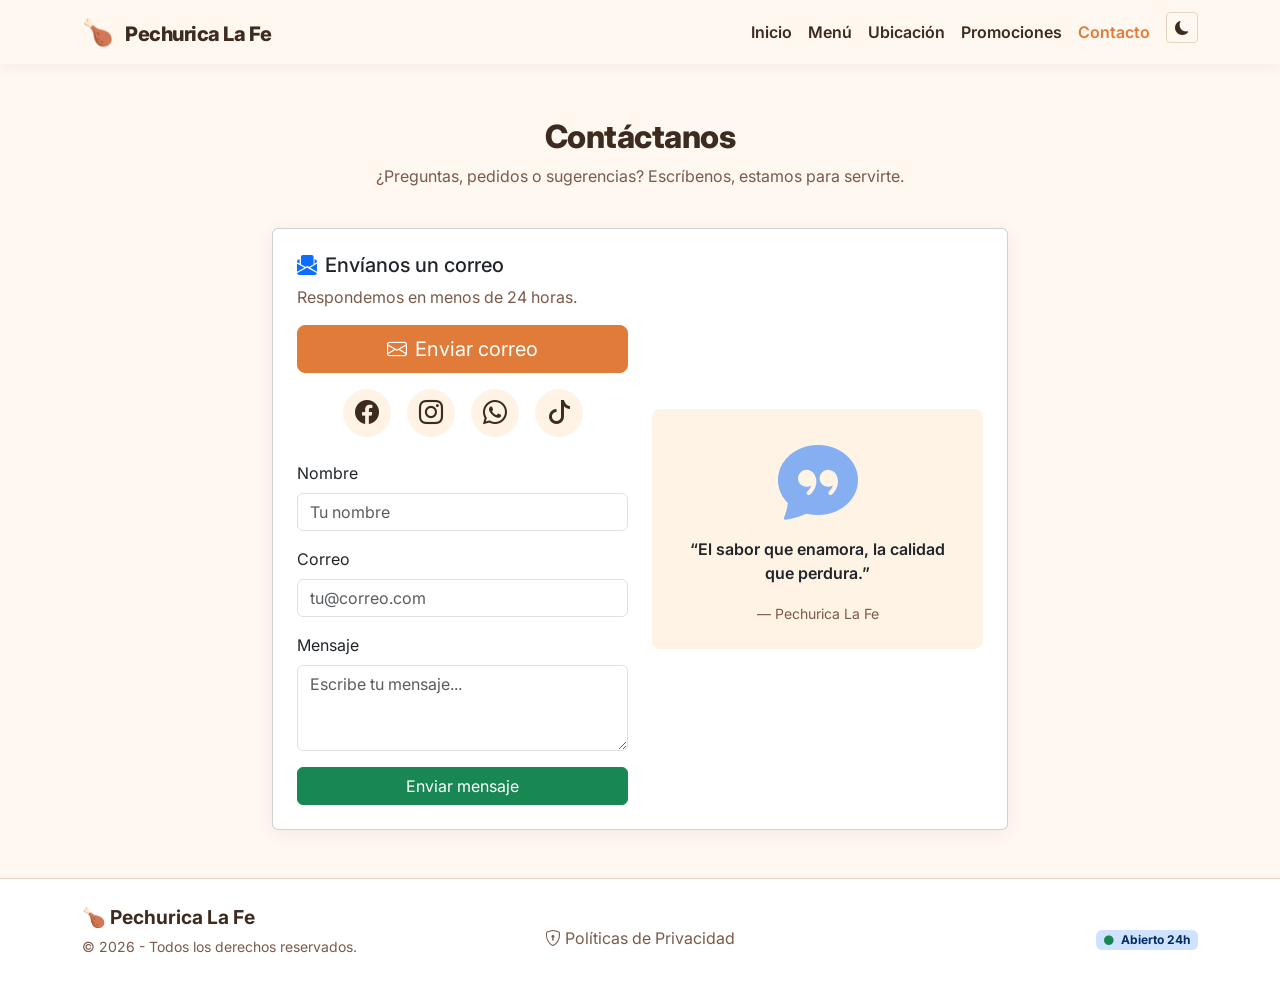
<file: contacto.html>
<!DOCTYPE html>
<html lang="es">
<head>
    <meta charset="UTF-8">
    <meta name="viewport" content="width=device-width, initial-scale=1.0">
    <meta name="description" content="Contacta con Pechurica La Fe por teléfono, correo o redes sociales.">
    <meta name="keywords" content="contacto, teléfono, email, redes sociales, Pechurica La Fe">
    <meta name="author" content="Pechurica La Fe">
    <link rel="icon" type="image/png" href="data:image/svg+xml,<svg xmlns='http://www.w3.org/2000/svg' viewBox='0 0 100 100'><text y='.9em' font-size='90'>🍗</text></svg>">
    <title>Pechurica La Fe - Contacto</title>
    <meta property="og:title" content="Pechurica La Fe - Contacto">
    <meta property="og:description" content="Contacta con Pechurica La Fe por teléfono, correo o redes sociales.">
    <meta property="og:image" content="https://encrypted-tbn0.gstatic.com/images?q=tbn:ANd9GcTSdgOxDTnvf4SN_ehoNzpgIWKS1fYFSvLu2y1eiVcxVg&s=10">
    <meta name="twitter:card" content="summary_large_image">
    <link rel="manifest" href="site.webmanifest">
    <link rel="icon" href="favicon.ico" type="image/x-icon">
    <link rel="preconnect" href="https://fonts.googleapis.com">
    <link rel="preconnect" href="https://fonts.gstatic.com" crossorigin>
    <link href="https://fonts.googleapis.com/css2?family=Inter:opsz,wght@14..32,400;14..32,600;14..32,700;14..32,800&display=swap" rel="stylesheet">
    <link href="https://cdn.jsdelivr.net/npm/bootstrap@5.3.2/dist/css/bootstrap.min.css" rel="stylesheet">
    <link rel="stylesheet" href="https://cdn.jsdelivr.net/npm/bootstrap-icons@1.11.3/font/bootstrap-icons.min.css">
    <link rel="stylesheet" href="css/style.css">
    <link rel="stylesheet" href="css/contacto.css">
</head>
<body>
    <!-- NAVBAR (igual) -->
    <nav class="navbar navbar-expand-lg fixed-top" id="mainNav">
        <div class="container">
            <a class="navbar-brand" href="index.html">
                <span class="brand-icon">🍗</span>
                <span class="brand-text">Pechurica La Fe</span>
            </a>
            <button class="navbar-toggler" type="button" data-bs-toggle="collapse" data-bs-target="#navbarContent" aria-controls="navbarContent" aria-expanded="false" aria-label="Toggle navigation">
                <span class="navbar-toggler-icon"></span>
            </button>
            <div class="collapse navbar-collapse" id="navbarContent">
                <ul class="navbar-nav ms-auto mb-2 mb-lg-0">
                    <li class="nav-item"><a class="nav-link" href="index.html">Inicio</a></li>
                    <li class="nav-item"><a class="nav-link" href="menu.html">Menú</a></li>
                    <li class="nav-item"><a class="nav-link" href="ubicacion.html">Ubicación</a></li>
                    <li class="nav-item"><a class="nav-link" href="promociones.html">Promociones</a></li>
                    <li class="nav-item"><a class="nav-link active" href="contacto.html">Contacto</a></li>
                    <li class="nav-item">
                        <button class="btn btn-outline-light btn-sm ms-2" id="darkModeToggle" aria-label="Alternar modo oscuro">
                            <i class="bi bi-moon-fill" id="darkIcon"></i>
                        </button>
                    </li>
                </ul>
            </div>
        </div>
    </nav>

    <!-- ===== CONTACTO ===== -->
    <section class="py-5" id="contacto-page">
        <div class="container">
            <div class="row text-center mb-4">
                <div class="col-12">
                    <h2 class="section-title">Contáctanos</h2>
                    <p class="text-muted">¿Preguntas, pedidos o sugerencias? Escríbenos, estamos para servirte.</p>
                </div>
            </div>
            <div class="row justify-content-center">
                <div class="col-lg-8">
                    <div class="card shadow-sm p-4">
                        <div class="row g-4 align-items-center">
                            <div class="col-md-6">
                                <h5><i class="bi bi-envelope-paper-fill text-primary me-2"></i>Envíanos un correo</h5>
                                <p class="text-muted">Respondemos en menos de 24 horas.</p>
                                <a href="mailto:info@pechuricalafe.com?subject=Consulta%20desde%20la%20web&body=Hola,%20quiero%20hacer%20un%20pedido..." class="btn btn-primary btn-lg w-100">
                                    <i class="bi bi-envelope me-2"></i>Enviar correo
                                </a>
                                <div class="mt-3 d-flex gap-3 justify-content-center">
                                    <a href="#" class="social-icon" onclick="showAlert('Redes Sociales','Síguenos en Facebook para promociones.'); return false;"><i class="bi bi-facebook"></i></a>
                                    <a href="#" class="social-icon" onclick="showAlert('Redes Sociales','Síguenos en Instagram, subimos fotos de nuestros platos.'); return false;"><i class="bi bi-instagram"></i></a>
                                    <a href="#" class="social-icon" onclick="showAlert('Redes Sociales','Conéctate con nosotros en WhatsApp.'); return false;"><i class="bi bi-whatsapp"></i></a>
                                    <a href="#" class="social-icon" onclick="showAlert('Redes Sociales','Síguenos en TikTok para ver nuestros procesos.'); return false;"><i class="bi bi-tiktok"></i></a>
                                </div>
                                <!-- Formulario de contacto (validado por js/script.js) -->
                                <form id="contactForm" class="mt-4">
                                    <div class="mb-3">
                                        <label for="name" class="form-label">Nombre</label>
                                        <input type="text" class="form-control" id="name" name="name" placeholder="Tu nombre" required>
                                    </div>
                                    <div class="mb-3">
                                        <label for="email" class="form-label">Correo</label>
                                        <input type="email" class="form-control" id="email" name="email" placeholder="tu@correo.com" required>
                                    </div>
                                    <div class="mb-3">
                                        <label for="message" class="form-label">Mensaje</label>
                                        <textarea class="form-control" id="message" name="message" rows="3" placeholder="Escribe tu mensaje..." required></textarea>
                                    </div>
                                    <div class="d-grid">
                                        <button type="submit" class="btn btn-success">Enviar mensaje</button>
                                    </div>
                                </form>
                            </div>
                            <div class="col-md-6">
                                <div class="bg-light p-4 rounded-3 text-center">
                                    <i class="bi bi-chat-quote-fill display-1 text-primary opacity-50"></i>
                                    <p class="mt-2 fw-semibold">“El sabor que enamora, la calidad que perdura.”</p>
                                    <small class="text-muted">— Pechurica La Fe</small>
                                </div>
                            </div>
                        </div>
                    </div>
                </div>
            </div>
        </div>
    </section>

    <!-- FOOTER (igual) -->
    <footer class="footer py-4">
        <div class="container">
            <div class="row align-items-center">
                <div class="col-md-4 text-center text-md-start">
                    <span class="brand-text">🍗 Pechurica La Fe</span>
                    <p class="small text-muted mt-1">© 2026 - Todos los derechos reservados.</p>
                </div>
                <div class="col-md-4 text-center">
                    <a href="politicas.html" class="text-decoration-none text-muted">
                        <i class="bi bi-shield-lock me-1"></i>Políticas de Privacidad
                    </a>
                </div>
                <div class="col-md-4 text-center text-md-end">
                    <span class="badge bg-primary-subtle text-primary-emphasis" id="statusBadge">
                        <i class="bi bi-circle-fill text-success me-1" style="font-size:0.6rem;"></i> Abierto 24h
                    </span>
                </div>
            </div>
        </div>
    </footer>

    <script src="https://cdn.jsdelivr.net/npm/bootstrap@5.3.2/dist/js/bootstrap.bundle.min.js"></script>
    <script src="js/script.js"></script>
    <script src="js/contacto.js"></script>
</body>
</html>
</file>
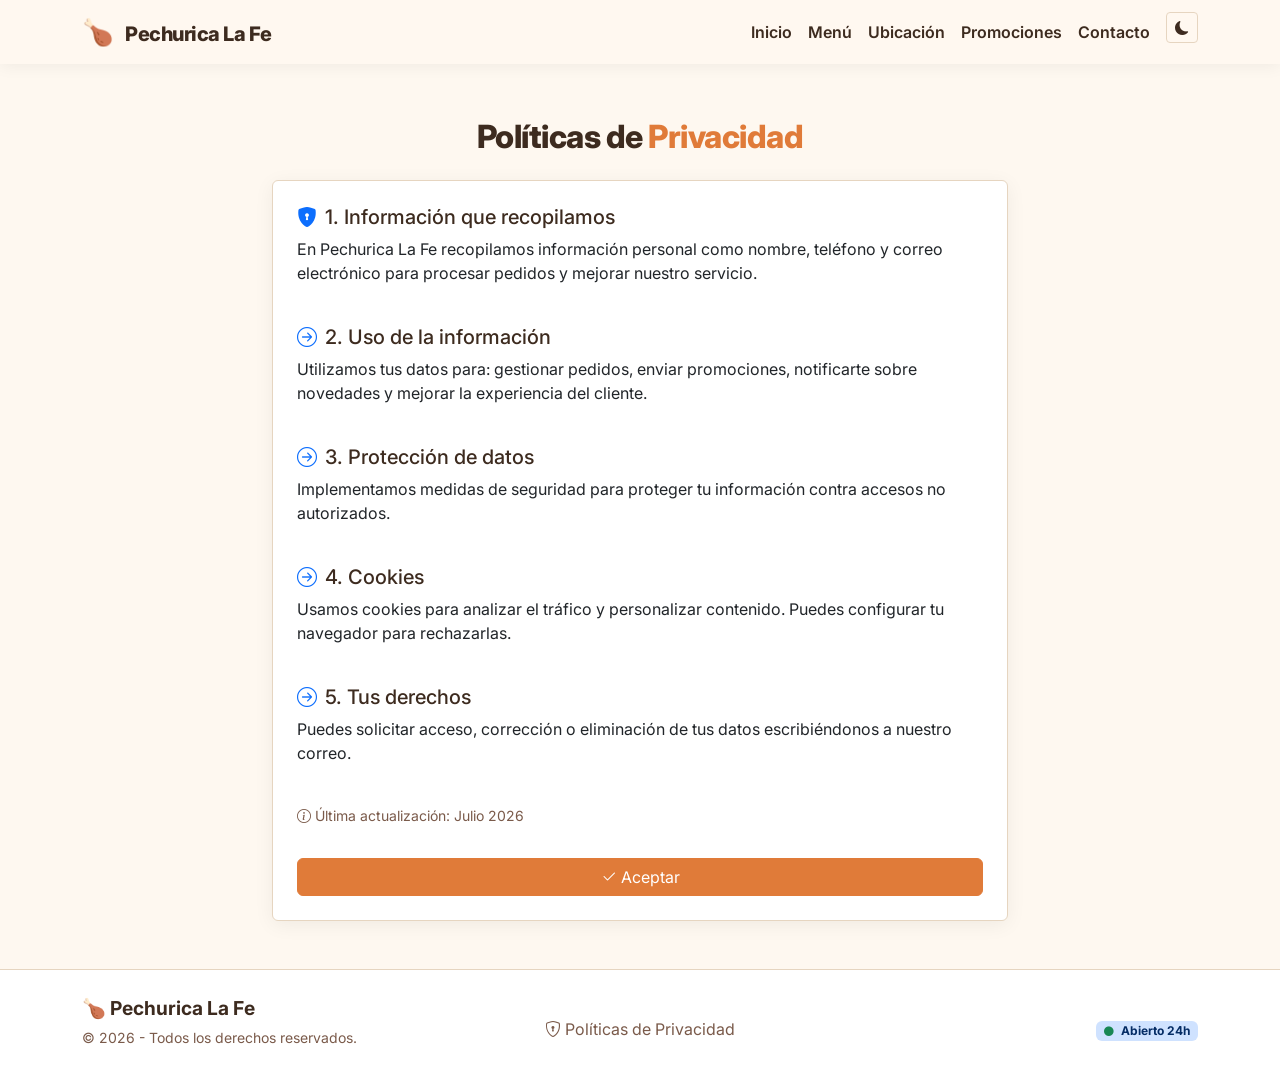
<file: politicas.html>
<!DOCTYPE html>
<html lang="es">
<head>
    <meta charset="UTF-8">
    <meta name="viewport" content="width=device-width, initial-scale=1.0">
    <meta name="description" content="Políticas de privacidad de Pechurica La Fe.">
    <meta name="keywords" content="privacidad, políticas, datos, Pechurica La Fe">
    <meta name="author" content="Pechurica La Fe">
    <link rel="icon" type="image/png" href="data:image/svg+xml,<svg xmlns='http://www.w3.org/2000/svg' viewBox='0 0 100 100'><text y='.9em' font-size='90'>🍗</text></svg>">
    <title>Pechurica La Fe - Políticas de Privacidad</title>
    <meta property="og:title" content="Pechurica La Fe - Políticas de Privacidad">
    <meta property="og:description" content="Políticas de privacidad de Pechurica La Fe.">
    <meta property="og:image" content="https://encrypted-tbn0.gstatic.com/images?q=tbn:ANd9GcTSdgOxDTnvf4SN_ehoNzpgIWKS1fYFSvLu2y1eiVcxVg&s=10">
    <meta name="twitter:card" content="summary_large_image">
    <link rel="manifest" href="site.webmanifest">
    <link rel="icon" href="favicon.ico" type="image/x-icon">
    <link rel="preconnect" href="https://fonts.googleapis.com">
    <link rel="preconnect" href="https://fonts.gstatic.com" crossorigin>
    <link href="https://fonts.googleapis.com/css2?family=Inter:opsz,wght@14..32,400;14..32,600;14..32,700;14..32,800&display=swap" rel="stylesheet">
    <link href="https://cdn.jsdelivr.net/npm/bootstrap@5.3.2/dist/css/bootstrap.min.css" rel="stylesheet">
    <link rel="stylesheet" href="https://cdn.jsdelivr.net/npm/bootstrap-icons@1.11.3/font/bootstrap-icons.min.css">
    <link rel="stylesheet" href="css/style.css">
    <link rel="stylesheet" href="css/politicas.css">
</head>
<body>
    <!-- NAVBAR (igual) -->
    <nav class="navbar navbar-expand-lg fixed-top" id="mainNav">
        <div class="container">
            <a class="navbar-brand" href="index.html">
                <span class="brand-icon">🍗</span>
                <span class="brand-text">Pechurica La Fe</span>
            </a>
            <button class="navbar-toggler" type="button" data-bs-toggle="collapse" data-bs-target="#navbarContent" aria-controls="navbarContent" aria-expanded="false" aria-label="Toggle navigation">
                <span class="navbar-toggler-icon"></span>
            </button>
            <div class="collapse navbar-collapse" id="navbarContent">
                <ul class="navbar-nav ms-auto mb-2 mb-lg-0">
                    <li class="nav-item"><a class="nav-link" href="index.html">Inicio</a></li>
                    <li class="nav-item"><a class="nav-link" href="menu.html">Menú</a></li>
                    <li class="nav-item"><a class="nav-link" href="ubicacion.html">Ubicación</a></li>
                    <li class="nav-item"><a class="nav-link" href="promociones.html">Promociones</a></li>
                    <li class="nav-item"><a class="nav-link" href="contacto.html">Contacto</a></li>
                    <li class="nav-item">
                        <button class="btn btn-outline-light btn-sm ms-2" id="darkModeToggle" aria-label="Alternar modo oscuro">
                            <i class="bi bi-moon-fill" id="darkIcon"></i>
                        </button>
                    </li>
                </ul>
            </div>
        </div>
    </nav>

    <!-- ===== POLÍTICAS ===== -->
    <section class="py-5" id="politicas-page">
        <div class="container">
            <div class="row">
                <div class="col-lg-8 mx-auto">
                    <h2 class="section-title text-center mb-4">Políticas de <span class="highlight">Privacidad</span></h2>
                    <div class="card shadow-sm p-4">
                        <h5><i class="bi bi-shield-lock-fill text-primary me-2"></i>1. Información que recopilamos</h5>
                        <p>En Pechurica La Fe recopilamos información personal como nombre, teléfono y correo electrónico para procesar pedidos y mejorar nuestro servicio.</p>

                        <h5 class="mt-4"><i class="bi bi-arrow-right-circle text-primary me-2"></i>2. Uso de la información</h5>
                        <p>Utilizamos tus datos para: gestionar pedidos, enviar promociones, notificarte sobre novedades y mejorar la experiencia del cliente.</p>

                        <h5 class="mt-4"><i class="bi bi-arrow-right-circle text-primary me-2"></i>3. Protección de datos</h5>
                        <p>Implementamos medidas de seguridad para proteger tu información contra accesos no autorizados.</p>

                        <h5 class="mt-4"><i class="bi bi-arrow-right-circle text-primary me-2"></i>4. Cookies</h5>
                        <p>Usamos cookies para analizar el tráfico y personalizar contenido. Puedes configurar tu navegador para rechazarlas.</p>

                        <h5 class="mt-4"><i class="bi bi-arrow-right-circle text-primary me-2"></i>5. Tus derechos</h5>
                        <p>Puedes solicitar acceso, corrección o eliminación de tus datos escribiéndonos a nuestro correo.</p>

                        <p class="mt-4 text-muted small"><i class="bi bi-info-circle me-1"></i>Última actualización: Julio 2026</p>
                        <button class="btn btn-primary mt-3" onclick="showAlert('Políticas','Aceptaste las políticas de privacidad. Gracias por confiar en nosotros.')">
                            <i class="bi bi-check2 me-1"></i>Aceptar
                        </button>
                    </div>
                </div>
            </div>
        </div>
    </section>

    <!-- FOOTER (igual) -->
    <footer class="footer py-4">
        <div class="container">
            <div class="row align-items-center">
                <div class="col-md-4 text-center text-md-start">
                    <span class="brand-text">🍗 Pechurica La Fe</span>
                    <p class="small text-muted mt-1">© 2026 - Todos los derechos reservados.</p>
                </div>
                <div class="col-md-4 text-center">
                    <a href="politicas.html" class="text-decoration-none text-muted">
                        <i class="bi bi-shield-lock me-1"></i>Políticas de Privacidad
                    </a>
                </div>
                <div class="col-md-4 text-center text-md-end">
                    <span class="badge bg-primary-subtle text-primary-emphasis" id="statusBadge">
                        <i class="bi bi-circle-fill text-success me-1" style="font-size:0.6rem;"></i> Abierto 24h
                    </span>
                </div>
            </div>
        </div>
    </footer>

    <script src="https://cdn.jsdelivr.net/npm/bootstrap@5.3.2/dist/js/bootstrap.bundle.min.js"></script>
    <script src="js/script.js"></script>
    <script src="js/politicas.js"></script>
</body>
</html>
</file>
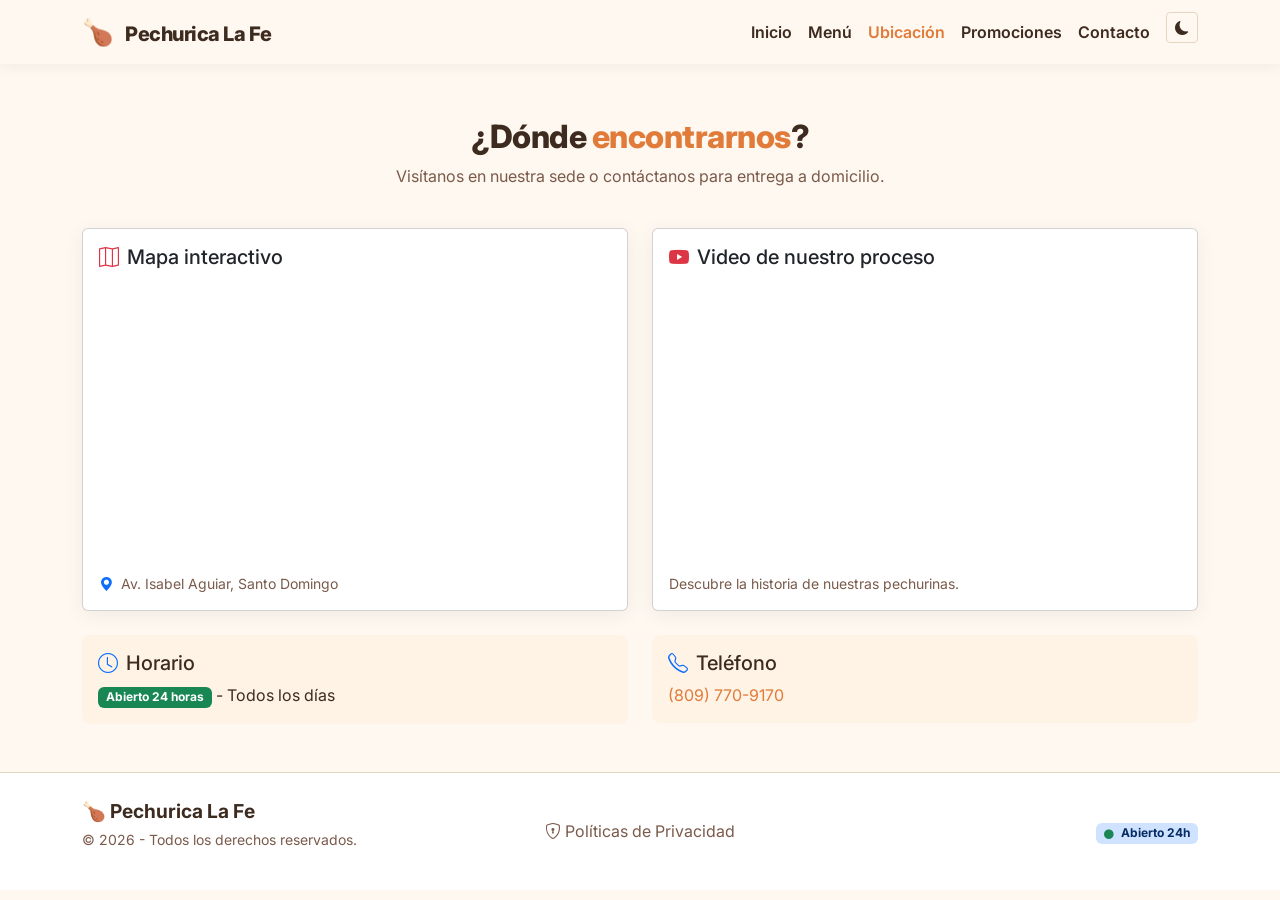
<file: ubicacion.html>
<!DOCTYPE html>
<html lang="es">
<head>
    <meta charset="UTF-8">
    <meta name="viewport" content="width=device-width, initial-scale=1.0">
    <meta name="description" content="Encuentra Pechurica La Fe en Santo Domingo. Dirección, mapa interactivo y video.">
    <meta name="keywords" content="ubicación, mapa, Google Maps, Pechurica La Fe, Santo Domingo">
    <meta name="author" content="Pechurica La Fe">
    <link rel="icon" type="image/png" href="data:image/svg+xml,<svg xmlns='http://www.w3.org/2000/svg' viewBox='0 0 100 100'><text y='.9em' font-size='90'>🍗</text></svg>">
    <title>Pechurica La Fe - Ubicación</title>
    <meta property="og:title" content="Pechurica La Fe - Ubicación">
    <meta property="og:description" content="Encuentra Pechurica La Fe en Santo Domingo. Dirección, mapa interactivo y video.">
    <meta property="og:image" content="https://encrypted-tbn0.gstatic.com/images?q=tbn:ANd9GcTSdgOxDTnvf4SN_ehoNzpgIWKS1fYFSvLu2y1eiVcxVg&s=10">
    <meta name="twitter:card" content="summary_large_image">
    <link rel="manifest" href="site.webmanifest">
    <link rel="icon" href="favicon.ico" type="image/x-icon">
    <link rel="preconnect" href="https://fonts.googleapis.com">
    <link rel="preconnect" href="https://fonts.gstatic.com" crossorigin>
    <link href="https://fonts.googleapis.com/css2?family=Inter:opsz,wght@14..32,400;14..32,600;14..32,700;14..32,800&display=swap" rel="stylesheet">
    <link href="https://cdn.jsdelivr.net/npm/bootstrap@5.3.2/dist/css/bootstrap.min.css" rel="stylesheet">
    <link rel="stylesheet" href="https://cdn.jsdelivr.net/npm/bootstrap-icons@1.11.3/font/bootstrap-icons.min.css">
    <link rel="stylesheet" href="css/style.css">
    <link rel="stylesheet" href="css/ubicacion.css">
</head>
<body>
    <!-- NAVBAR (igual) -->
    <nav class="navbar navbar-expand-lg fixed-top" id="mainNav">
        <div class="container">
            <a class="navbar-brand" href="index.html">
                <span class="brand-icon">🍗</span>
                <span class="brand-text">Pechurica La Fe</span>
            </a>
            <button class="navbar-toggler" type="button" data-bs-toggle="collapse" data-bs-target="#navbarContent" aria-controls="navbarContent" aria-expanded="false" aria-label="Toggle navigation">
                <span class="navbar-toggler-icon"></span>
            </button>
            <div class="collapse navbar-collapse" id="navbarContent">
                <ul class="navbar-nav ms-auto mb-2 mb-lg-0">
                    <li class="nav-item"><a class="nav-link" href="index.html">Inicio</a></li>
                    <li class="nav-item"><a class="nav-link" href="menu.html">Menú</a></li>
                    <li class="nav-item"><a class="nav-link active" href="ubicacion.html">Ubicación</a></li>
                    <li class="nav-item"><a class="nav-link" href="promociones.html">Promociones</a></li>
                    <li class="nav-item"><a class="nav-link" href="contacto.html">Contacto</a></li>
                    <li class="nav-item">
                        <button class="btn btn-outline-light btn-sm ms-2" id="darkModeToggle" aria-label="Alternar modo oscuro">
                            <i class="bi bi-moon-fill" id="darkIcon"></i>
                        </button>
                    </li>
                </ul>
            </div>
        </div>
    </nav>

    <!-- ===== UBICACIÓN ===== -->
    <section class="py-5" id="ubicacion-page">
        <div class="container">
            <div class="row text-center mb-4">
                <div class="col-12">
                    <h2 class="section-title">¿Dónde <span class="highlight">encontrarnos</span>?</h2>
                    <p class="text-muted">Visítanos en nuestra sede o contáctanos para entrega a domicilio.</p>
                </div>
            </div>
            <div class="row g-4">
                <!-- Google Maps -->
                <div class="col-lg-6">
                    <div class="card shadow-sm h-100">
                        <div class="card-body">
                            <h5 class="card-title"><i class="bi bi-map text-danger me-2"></i>Mapa interactivo</h5>
                            <div class="ratio ratio-16x9">
                                <iframe src="https://www.google.com/maps/embed?pb=!1m18!1m12!1m3!1d3784.1846143253154!2d-69.9536757845955!3d18.480449987431552!2m3!1f0!2f0!3f0!3m2!1i1024!2i768!4f13.1!3m3!1m2!1s0x8ea56a4f7c76520b%3A0x4d4e8a5a5a5a5a5a!2sAv.%20Isabel%20Aguiar%2C%20Santo%20Domingo!5e0!3m2!1ses!2sdo!4v1710000000000" allowfullscreen loading="lazy"></iframe>
                            </div>
                            <p class="card-text mt-2 small text-muted"><i class="bi bi-geo-alt-fill text-primary me-1"></i> Av. Isabel Aguiar, Santo Domingo</p>
                        </div>
                    </div>
                </div>
                <!-- YouTube -->
                <div class="col-lg-6">
                    <div class="card shadow-sm h-100">
                        <div class="card-body">
                            <h5 class="card-title"><i class="bi bi-youtube text-danger me-2"></i>Video de nuestro proceso</h5>
                            <div class="ratio ratio-16x9">
                                <iframe width="1500" height="844" src="https://www.youtube.com/embed/E22Ku3YCWdM" title="Detrás de Pechu Rica La Fé hay una historia cristiana" frameborder="0" allow="accelerometer; autoplay; clipboard-write; encrypted-media; gyroscope; picture-in-picture; web-share" referrerpolicy="strict-origin-when-cross-origin" allowfullscreen></iframe>
                            </div>
                            <p class="card-text mt-2 small text-muted">Descubre la historia de nuestras pechurinas.</p>
                        </div>
                    </div>
                </div>
            </div>
            <!-- Información adicional -->
            <div class="row mt-4">
                <div class="col-md-6">
                    <div class="p-3 bg-light rounded-3">
                        <h5><i class="bi bi-clock text-primary me-2"></i>Horario</h5>
                        <p class="mb-0"><span class="badge bg-success">Abierto 24 horas</span> - Todos los días</p>
                    </div>
                </div>
                <div class="col-md-6">
                    <div class="p-3 bg-light rounded-3">
                        <h5><i class="bi bi-telephone text-primary me-2"></i>Teléfono</h5>
                        <p class="mb-0"><a href="tel:8097709170" class="text-decoration-none">(809) 770-9170</a></p>
                    </div>
                </div>
            </div>
        </div>
    </section>

    <!-- FOOTER (igual) -->
    <footer class="footer py-4">
        <div class="container">
            <div class="row align-items-center">
                <div class="col-md-4 text-center text-md-start">
                    <span class="brand-text">🍗 Pechurica La Fe</span>
                    <p class="small text-muted mt-1">© 2026 - Todos los derechos reservados.</p>
                </div>
                <div class="col-md-4 text-center">
                    <a href="politicas.html" class="text-decoration-none text-muted">
                        <i class="bi bi-shield-lock me-1"></i>Políticas de Privacidad
                    </a>
                </div>
                <div class="col-md-4 text-center text-md-end">
                    <span class="badge bg-primary-subtle text-primary-emphasis" id="statusBadge">
                        <i class="bi bi-circle-fill text-success me-1" style="font-size:0.6rem;"></i> Abierto 24h
                    </span>
                </div>
            </div>
        </div>
    </footer>

    <script src="https://cdn.jsdelivr.net/npm/bootstrap@5.3.2/dist/js/bootstrap.bundle.min.js"></script>
    <script src="js/script.js"></script>
    <script src="js/ubicacion.js"></script>
</body>
</html>
</file>
<file: css/style.css>
/* ===== VARIABLES GLOBALES ===== */
:root {
    --bg-body: #fef8f0;
    --bg-navbar: rgba(255, 248, 240, 0.95);
    --bg-card: #ffffff;
    --bg-light: #fff3e6;
    --text-primary: #3d2b1f;
    --text-muted: #7a5a4a;
    --border-color: #e6d5c0;
    --shadow: 0 4px 20px rgba(0, 0, 0, 0.06);
    --shadow-hover: 0 8px 30px rgba(0, 0, 0, 0.12);
    --highlight: #e07b39;
}

[data-bs-theme="dark"] {
    --bg-body: #1a130e;
    --bg-navbar: rgba(26, 19, 14, 0.95);
    --bg-card: #2a1f18;
    --bg-light: #2d211a;
    --text-primary: #f5e6dc;
    --text-muted: #b89a88;
    --border-color: #4a3528;
    --shadow: 0 4px 20px rgba(0, 0, 0, 0.4);
    --shadow-hover: 0 8px 30px rgba(0, 0, 0, 0.6);
    --highlight: #f59a5c;
}

/* ===== BASE ===== */
body {
    font-family: 'Inter', sans-serif;
    background-color: var(--bg-body);
    color: var(--text-primary);
    transition: background-color 0.3s, color 0.3s;
    padding-top: 70px;
}
a { color: var(--highlight); }
.text-muted { color: var(--text-muted) !important; }
.bg-light { background-color: var(--bg-light) !important; }

/* ===== NAVBAR ===== */
#mainNav {
    background-color: var(--bg-navbar);
    backdrop-filter: blur(8px);
    box-shadow: 0 2px 16px rgba(0,0,0,0.06);
    transition: background-color 0.3s, box-shadow 0.3s;
}
#mainNav .navbar-brand .brand-text {
    font-weight: 800;
    letter-spacing: -0.5px;
    color: var(--text-primary);
}
#mainNav .navbar-brand .brand-icon { font-size: 1.6rem; margin-right: 6px; }
.nav-link {
    font-weight: 600;
    color: var(--text-primary) !important;
    transition: color 0.2s;
}
.nav-link:hover, .nav-link.active { color: var(--highlight) !important; }
#darkModeToggle {
    border-color: var(--border-color);
    color: var(--text-primary);
}
#darkModeToggle:hover {
    background-color: var(--highlight);
    color: #fff;
    border-color: var(--highlight);
}

/* ===== FOOTER ===== */
.footer {
    background-color: var(--bg-card);
    border-top: 1px solid var(--border-color);
    transition: background-color 0.3s, border-color 0.3s;
}
.footer .brand-text { font-weight: 700; font-size: 1.2rem; color: var(--text-primary); }
.footer a { color: var(--text-muted) !important; }
.footer a:hover { color: var(--highlight) !important; }

/* ===== BOTONES ===== */
.btn-primary {
    background-color: var(--highlight);
    border-color: var(--highlight);
    color: #fff;
}
.btn-primary:hover { filter: brightness(0.92); }
.btn-outline-secondary {
    color: var(--text-primary);
    border-color: var(--border-color);
}
.btn-outline-secondary:hover {
    background-color: var(--highlight);
    color: #fff;
    border-color: var(--highlight);
}

/* ===== UTILIDADES ===== */
.section-title { font-weight: 800; letter-spacing: -0.5px; }
.section-title .highlight { color: var(--highlight); }
.highlight { color: var(--highlight); }
.shadow-sm { box-shadow: var(--shadow) !important; }
.shadow { box-shadow: var(--shadow) !important; }
</file>
<file: css/contacto.css>
.social-icon {
    display: inline-flex;
    align-items: center;
    justify-content: center;
    width: 48px;
    height: 48px;
    border-radius: 50%;
    background-color: var(--bg-light);
    color: var(--text-primary);
    font-size: 1.5rem;
    transition: background-color 0.25s, color 0.25s, transform 0.2s;
    text-decoration: none;
}
.social-icon:hover {
    background-color: var(--highlight);
    color: #fff;
    transform: scale(1.1);
}
</file>
<file: css/politicas.css>
#politicas-page .card {
    background-color: var(--bg-card);
    border-color: var(--border-color);
}
#politicas-page .card h5 {
    color: var(--text-primary);
}
</file>
<file: css/ubicacion.css>
#ubicacion-page .card .ratio {
    border-radius: 8px;
    overflow: hidden;
}
</file>
